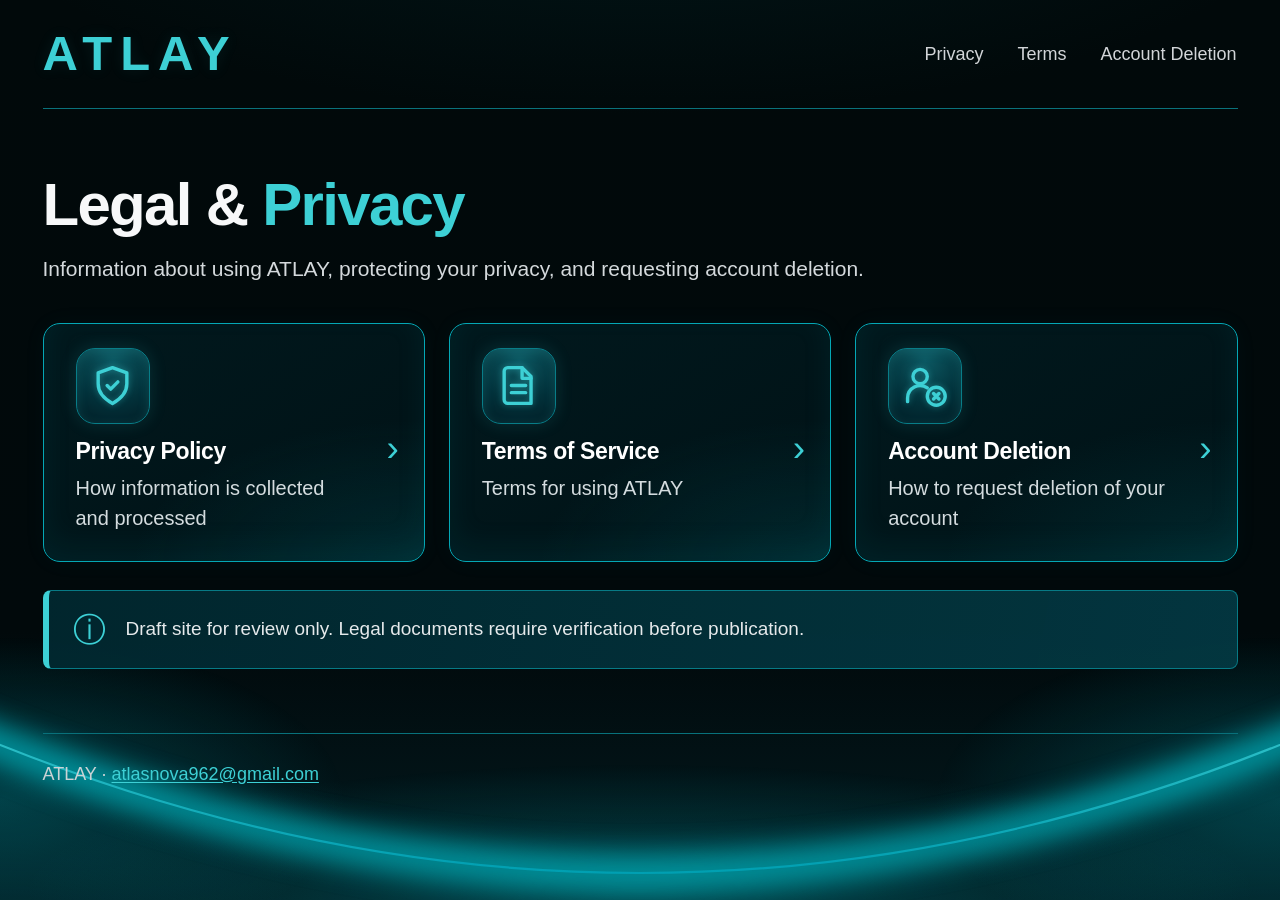
<file: index.html>
<!doctype html><html lang="en"><head><meta charset="utf-8"><meta name="viewport" content="width=device-width,initial-scale=1"><title>ATLAY | Legal</title><meta name="description" content="ATLAY legal information and account deletion requests"><link rel="stylesheet" href="style.css"></head><body><div class="wrap"><header><a class="brand" href="index.html">ATLAY</a><nav><a href="privacy.html">Privacy</a><a href="terms.html">Terms</a><a href="delete-account.html">Account Deletion</a></nav></header><main><h1>Legal &amp; <span class="highlight">Privacy</span></h1><p class="muted intro">Information about using ATLAY, protecting your privacy, and requesting account deletion.</p><div class="links"><a class="link-card" href="privacy.html"><span class="card-icon"><svg viewBox="0 0 24 24" aria-hidden="true"><path d="M12 2 20 5v6c0 5-3.5 8.5-8 11-4.5-2.5-8-6-8-11V5l8-3Z"/><path d="m9 12 2 2 4-4"/></svg></span><span class="card-title">Privacy Policy</span><span class="card-description">How information is collected and processed</span><span class="card-arrow" aria-hidden="true">›</span></a><a class="link-card" href="terms.html"><span class="card-icon"><svg viewBox="0 0 24 24" aria-hidden="true"><path d="M6 2h8l5 5v15H6a2 2 0 0 1-2-2V4a2 2 0 0 1 2-2Z"/><path d="M14 2v6h5M8 12h8M8 16h8"/></svg></span><span class="card-title">Terms of Service</span><span class="card-description">Terms for using ATLAY</span><span class="card-arrow" aria-hidden="true">›</span></a><a class="link-card" href="delete-account.html"><span class="card-icon"><svg viewBox="0 0 24 24" aria-hidden="true"><circle cx="9" cy="7" r="4"/><path d="M2 21v-2a7 7 0 0 1 11-5.7"/><circle cx="18" cy="18" r="5"/><path d="m16.5 16.5 3 3m0-3-3 3"/></svg></span><span class="card-title">Account Deletion</span><span class="card-description">How to request deletion of your account</span><span class="card-arrow" aria-hidden="true">›</span></a></div><p class="notice">Draft site for review only. Legal documents require verification before publication.</p></main><footer>ATLAY · <a href="mailto:atlasnova962@gmail.com">atlasnova962@gmail.com</a></footer></div></body></html>
</file>
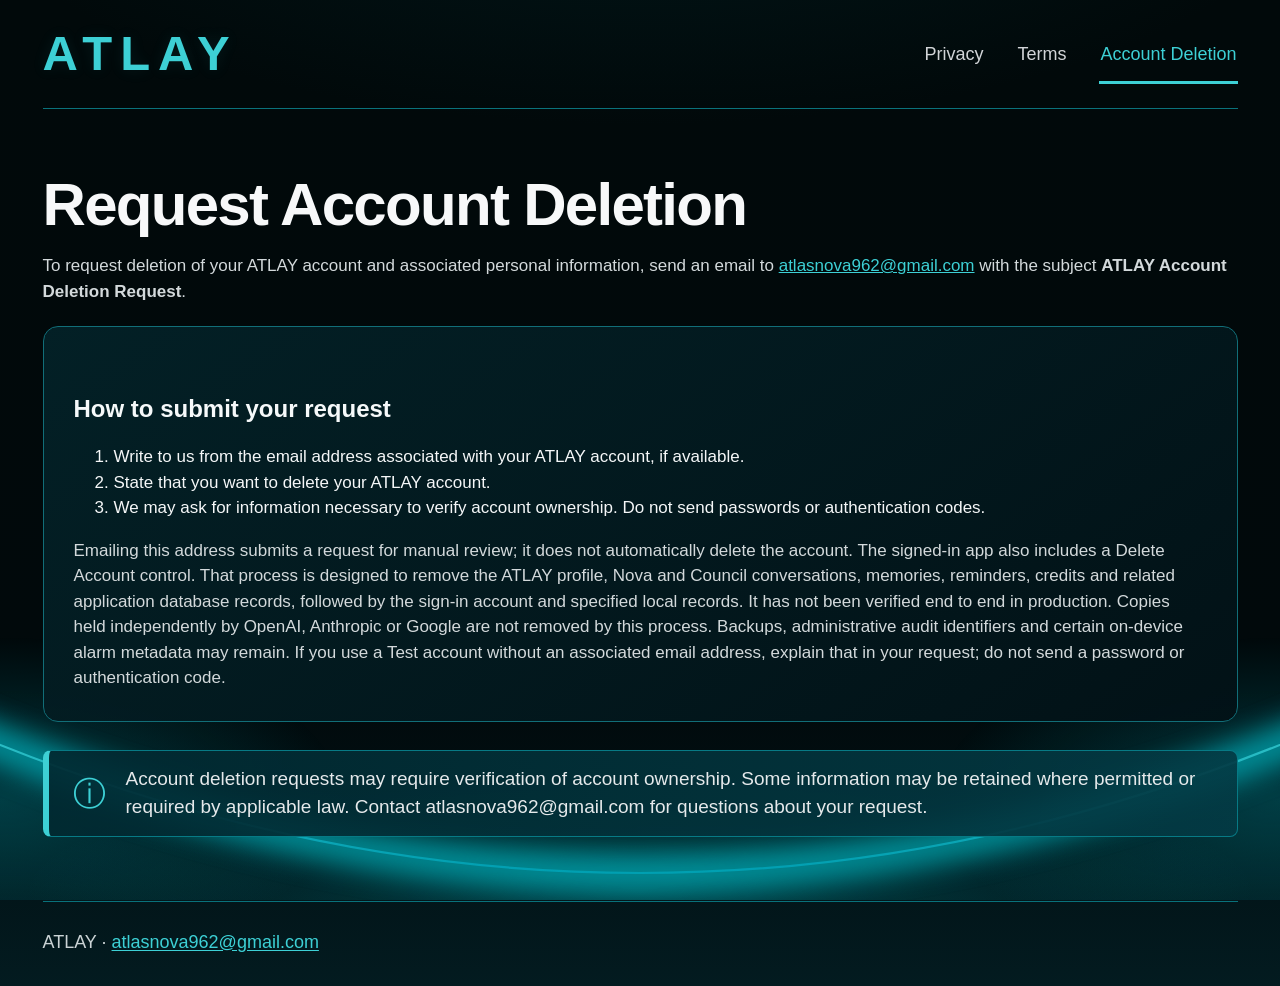
<file: delete-account.html>
<!DOCTYPE html>
<html lang="en"><head><meta charset="utf-8"/><meta content="width=device-width,initial-scale=1" name="viewport"/><title>Account Deletion | ATLAY</title><link href="style.css" rel="stylesheet"/></head><body><div class="wrap"><header><a class="brand" href="index.html">ATLAY</a><nav><a href="privacy.html">Privacy</a><a href="terms.html">Terms</a><a aria-current="page" href="delete-account.html">Account Deletion</a></nav></header><main><h1>Request Account Deletion</h1><p>To request deletion of your ATLAY account and associated personal information, send an email to <a href="mailto:atlasnova962@gmail.com?subject=ATLAY%20Account%20Deletion%20Request">atlasnova962@gmail.com</a> with the subject <strong>ATLAY Account Deletion Request</strong>.</p><div class="panel"><h2>How to submit your request</h2><ol><li>Write to us from the email address associated with your ATLAY account, if available.</li><li>State that you want to delete your ATLAY account.</li><li>We may ask for information necessary to verify account ownership. Do not send passwords or authentication codes.</li></ol><p>Emailing this address submits a request for manual review; it does not automatically delete the account. The signed-in app also includes a Delete Account control. That process is designed to remove the ATLAY profile, Nova and Council conversations, memories, reminders, credits and related application database records, followed by the sign-in account and specified local records. It has not been verified end to end in production. Copies held independently by OpenAI, Anthropic or Google are not removed by this process. Backups, administrative audit identifiers and certain on-device alarm metadata may remain. If you use a Test account without an associated email address, explain that in your request; do not send a password or authentication code.</p></div><p class="notice">Account deletion requests may require verification of account ownership. Some information may be retained where permitted or required by applicable law. Contact atlasnova962@gmail.com for questions about your request.</p></main><footer>ATLAY · <a href="mailto:atlasnova962@gmail.com">atlasnova962@gmail.com</a></footer></div></body></html>
</file>
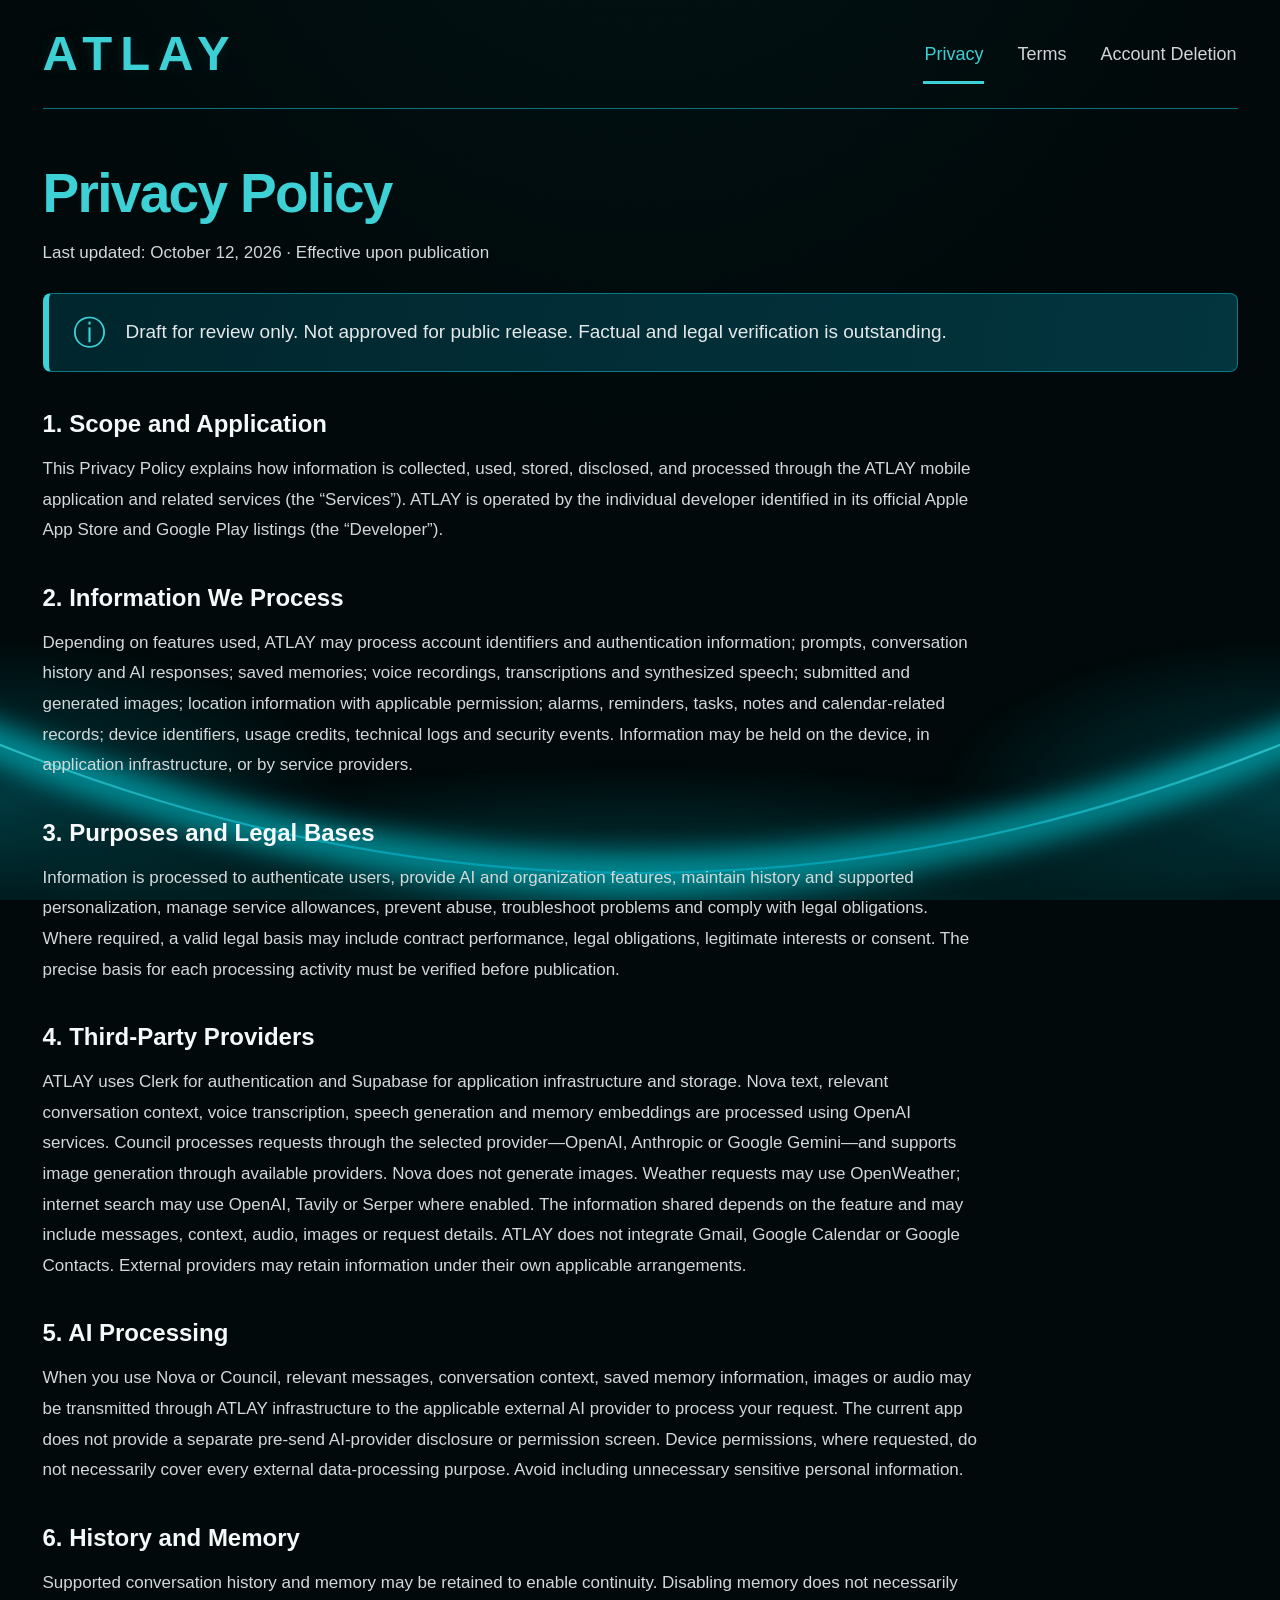
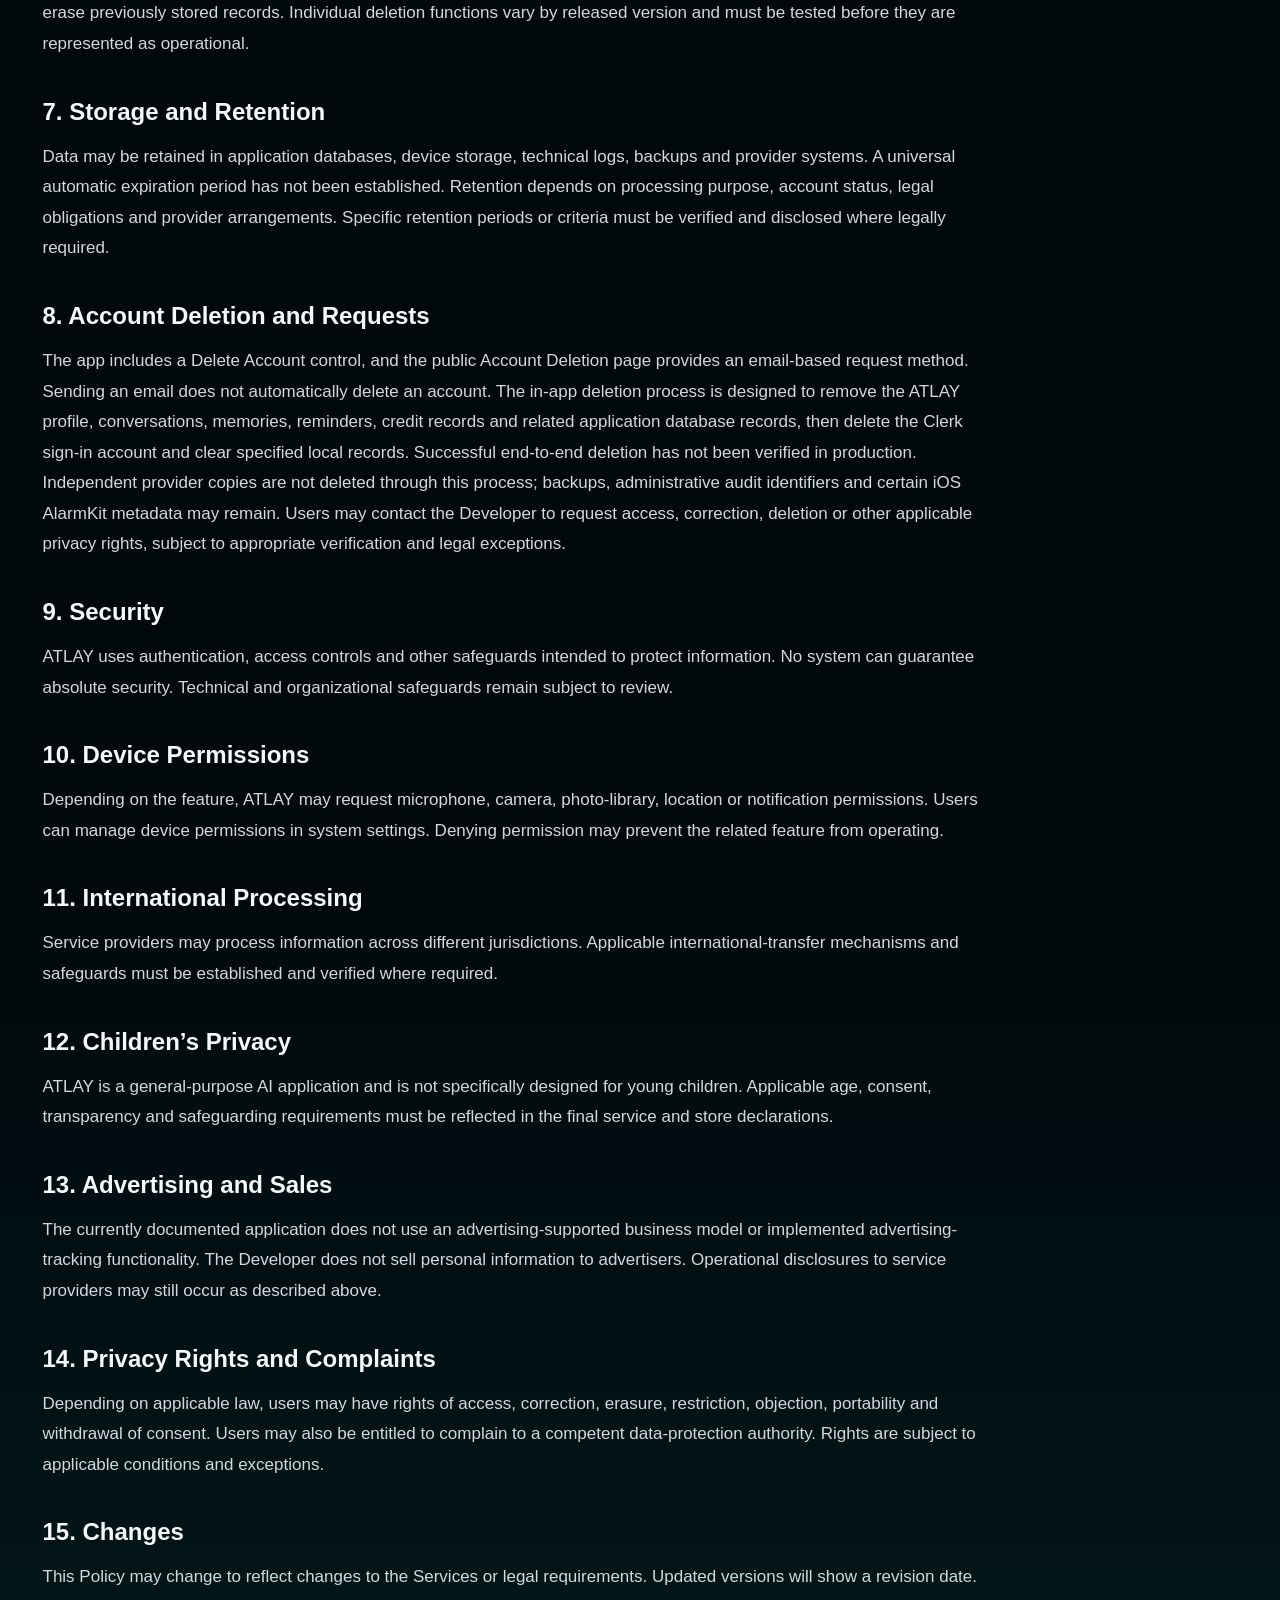
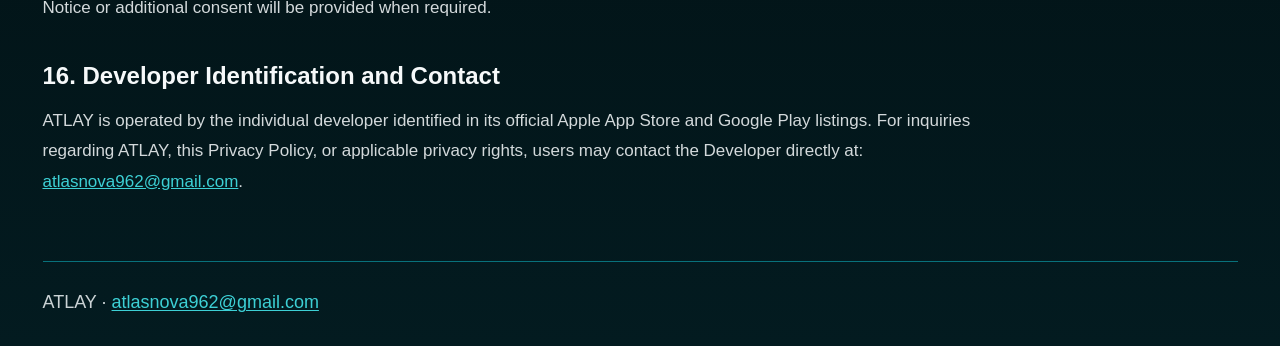
<file: privacy.html>
<!DOCTYPE html>

<html lang="en"><head><meta charset="utf-8"/><meta content="width=device-width,initial-scale=1" name="viewport"/><title>Privacy Policy | ATLAY</title><link href="style.css" rel="stylesheet"/></head><body><div class="wrap"><header><a class="brand" href="index.html">ATLAY</a><nav><a aria-current="page" href="privacy.html">Privacy</a><a href="terms.html">Terms</a><a href="delete-account.html">Account Deletion</a></nav></header><main><h1>Privacy Policy</h1><p class="muted">Last updated: October 12, 2026 · Effective upon publication</p><p class="notice">Draft for review only. Not approved for public release. Factual and legal verification is outstanding.</p><section><h2>1. Scope and Application</h2><p>This Privacy Policy explains how information is collected, used, stored, disclosed, and processed through the ATLAY mobile application and related services (the “Services”). ATLAY is operated by the individual developer identified in its official Apple App Store and Google Play listings (the “Developer”).</p></section><section><h2>2. Information We Process</h2><p>Depending on features used, ATLAY may process account identifiers and authentication information; prompts, conversation history and AI responses; saved memories; voice recordings, transcriptions and synthesized speech; submitted and generated images; location information with applicable permission; alarms, reminders, tasks, notes and calendar-related records; device identifiers, usage credits, technical logs and security events. Information may be held on the device, in application infrastructure, or by service providers.</p></section><section><h2>3. Purposes and Legal Bases</h2><p>Information is processed to authenticate users, provide AI and organization features, maintain history and supported personalization, manage service allowances, prevent abuse, troubleshoot problems and comply with legal obligations. Where required, a valid legal basis may include contract performance, legal obligations, legitimate interests or consent. The precise basis for each processing activity must be verified before publication.</p></section><section><h2>4. Third-Party Providers</h2><p>ATLAY uses Clerk for authentication and Supabase for application infrastructure and storage. Nova text, relevant conversation context, voice transcription, speech generation and memory embeddings are processed using OpenAI services. Council processes requests through the selected provider—OpenAI, Anthropic or Google Gemini—and supports image generation through available providers. Nova does not generate images. Weather requests may use OpenWeather; internet search may use OpenAI, Tavily or Serper where enabled. The information shared depends on the feature and may include messages, context, audio, images or request details. ATLAY does not integrate Gmail, Google Calendar or Google Contacts. External providers may retain information under their own applicable arrangements.</p></section><section><h2>5. AI Processing</h2><p>When you use Nova or Council, relevant messages, conversation context, saved memory information, images or audio may be transmitted through ATLAY infrastructure to the applicable external AI provider to process your request. The current app does not provide a separate pre-send AI-provider disclosure or permission screen. Device permissions, where requested, do not necessarily cover every external data-processing purpose. Avoid including unnecessary sensitive personal information.</p></section><section><h2>6. History and Memory</h2><p>Supported conversation history and memory may be retained to enable continuity. Disabling memory does not necessarily erase previously stored records. Individual deletion functions vary by released version and must be tested before they are represented as operational.</p></section><section><h2>7. Storage and Retention</h2><p>Data may be retained in application databases, device storage, technical logs, backups and provider systems. A universal automatic expiration period has not been established. Retention depends on processing purpose, account status, legal obligations and provider arrangements. Specific retention periods or criteria must be verified and disclosed where legally required.</p></section><section><h2>8. Account Deletion and Requests</h2><p>The app includes a Delete Account control, and the public Account Deletion page provides an email-based request method. Sending an email does not automatically delete an account. The in-app deletion process is designed to remove the ATLAY profile, conversations, memories, reminders, credit records and related application database records, then delete the Clerk sign-in account and clear specified local records. Successful end-to-end deletion has not been verified in production. Independent provider copies are not deleted through this process; backups, administrative audit identifiers and certain iOS AlarmKit metadata may remain. Users may contact the Developer to request access, correction, deletion or other applicable privacy rights, subject to appropriate verification and legal exceptions.</p></section><section><h2>9. Security</h2><p>ATLAY uses authentication, access controls and other safeguards intended to protect information. No system can guarantee absolute security. Technical and organizational safeguards remain subject to review.</p></section><section><h2>10. Device Permissions</h2><p>Depending on the feature, ATLAY may request microphone, camera, photo-library, location or notification permissions. Users can manage device permissions in system settings. Denying permission may prevent the related feature from operating.</p></section><section><h2>11. International Processing</h2><p>Service providers may process information across different jurisdictions. Applicable international-transfer mechanisms and safeguards must be established and verified where required.</p></section><section><h2>12. Children’s Privacy</h2><p>ATLAY is a general-purpose AI application and is not specifically designed for young children. Applicable age, consent, transparency and safeguarding requirements must be reflected in the final service and store declarations.</p></section><section><h2>13. Advertising and Sales</h2><p>The currently documented application does not use an advertising-supported business model or implemented advertising-tracking functionality. The Developer does not sell personal information to advertisers. Operational disclosures to service providers may still occur as described above.</p></section><section><h2>14. Privacy Rights and Complaints</h2><p>Depending on applicable law, users may have rights of access, correction, erasure, restriction, objection, portability and withdrawal of consent. Users may also be entitled to complain to a competent data-protection authority. Rights are subject to applicable conditions and exceptions.</p></section><section><h2>15. Changes</h2><p>This Policy may change to reflect changes to the Services or legal requirements. Updated versions will show a revision date. Notice or additional consent will be provided when required.</p></section><section><h2>16. Developer Identification and Contact</h2><p>ATLAY is operated by the individual developer identified in its official Apple App Store and Google Play listings. For inquiries regarding ATLAY, this Privacy Policy, or applicable privacy rights, users may contact the Developer directly at: <a href="mailto:atlasnova962@gmail.com">atlasnova962@gmail.com</a>.</p></section></main><footer>ATLAY · <a href="mailto:atlasnova962@gmail.com">atlasnova962@gmail.com</a></footer></div></body></html>
</file>
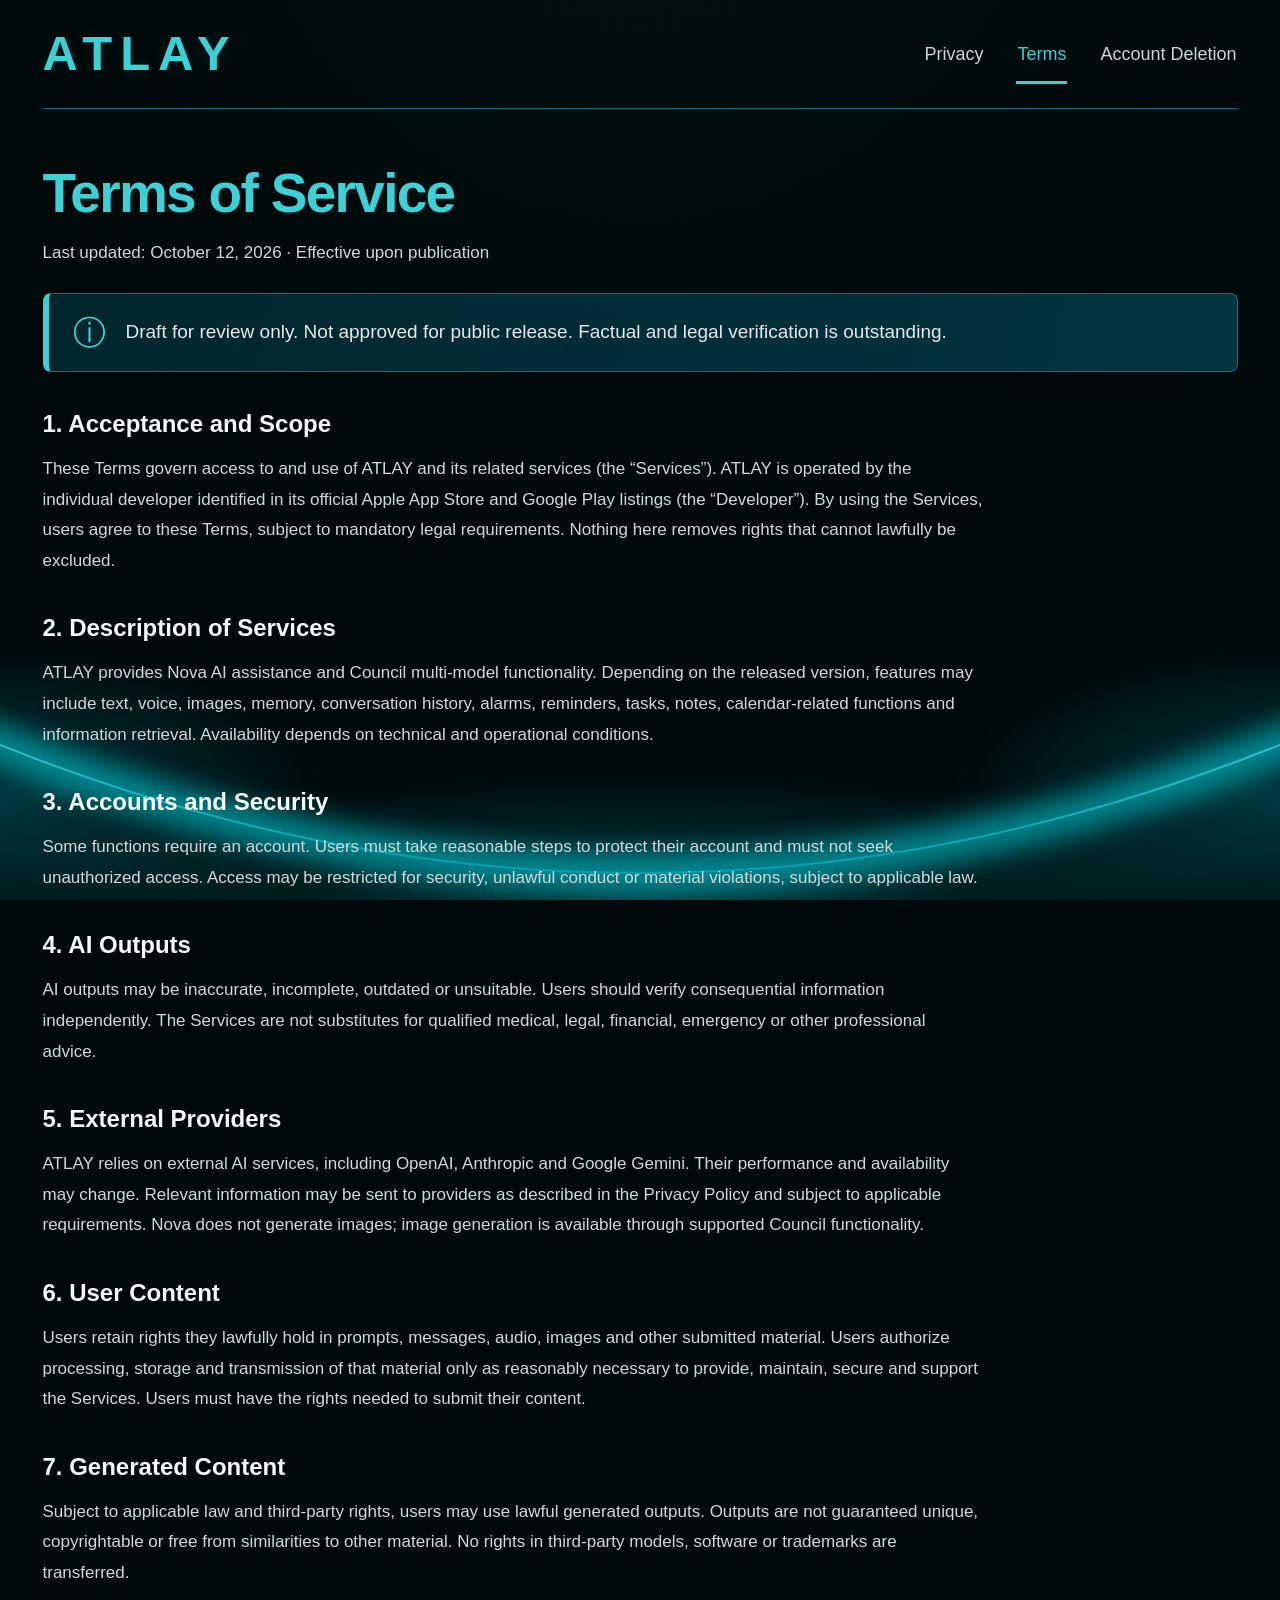
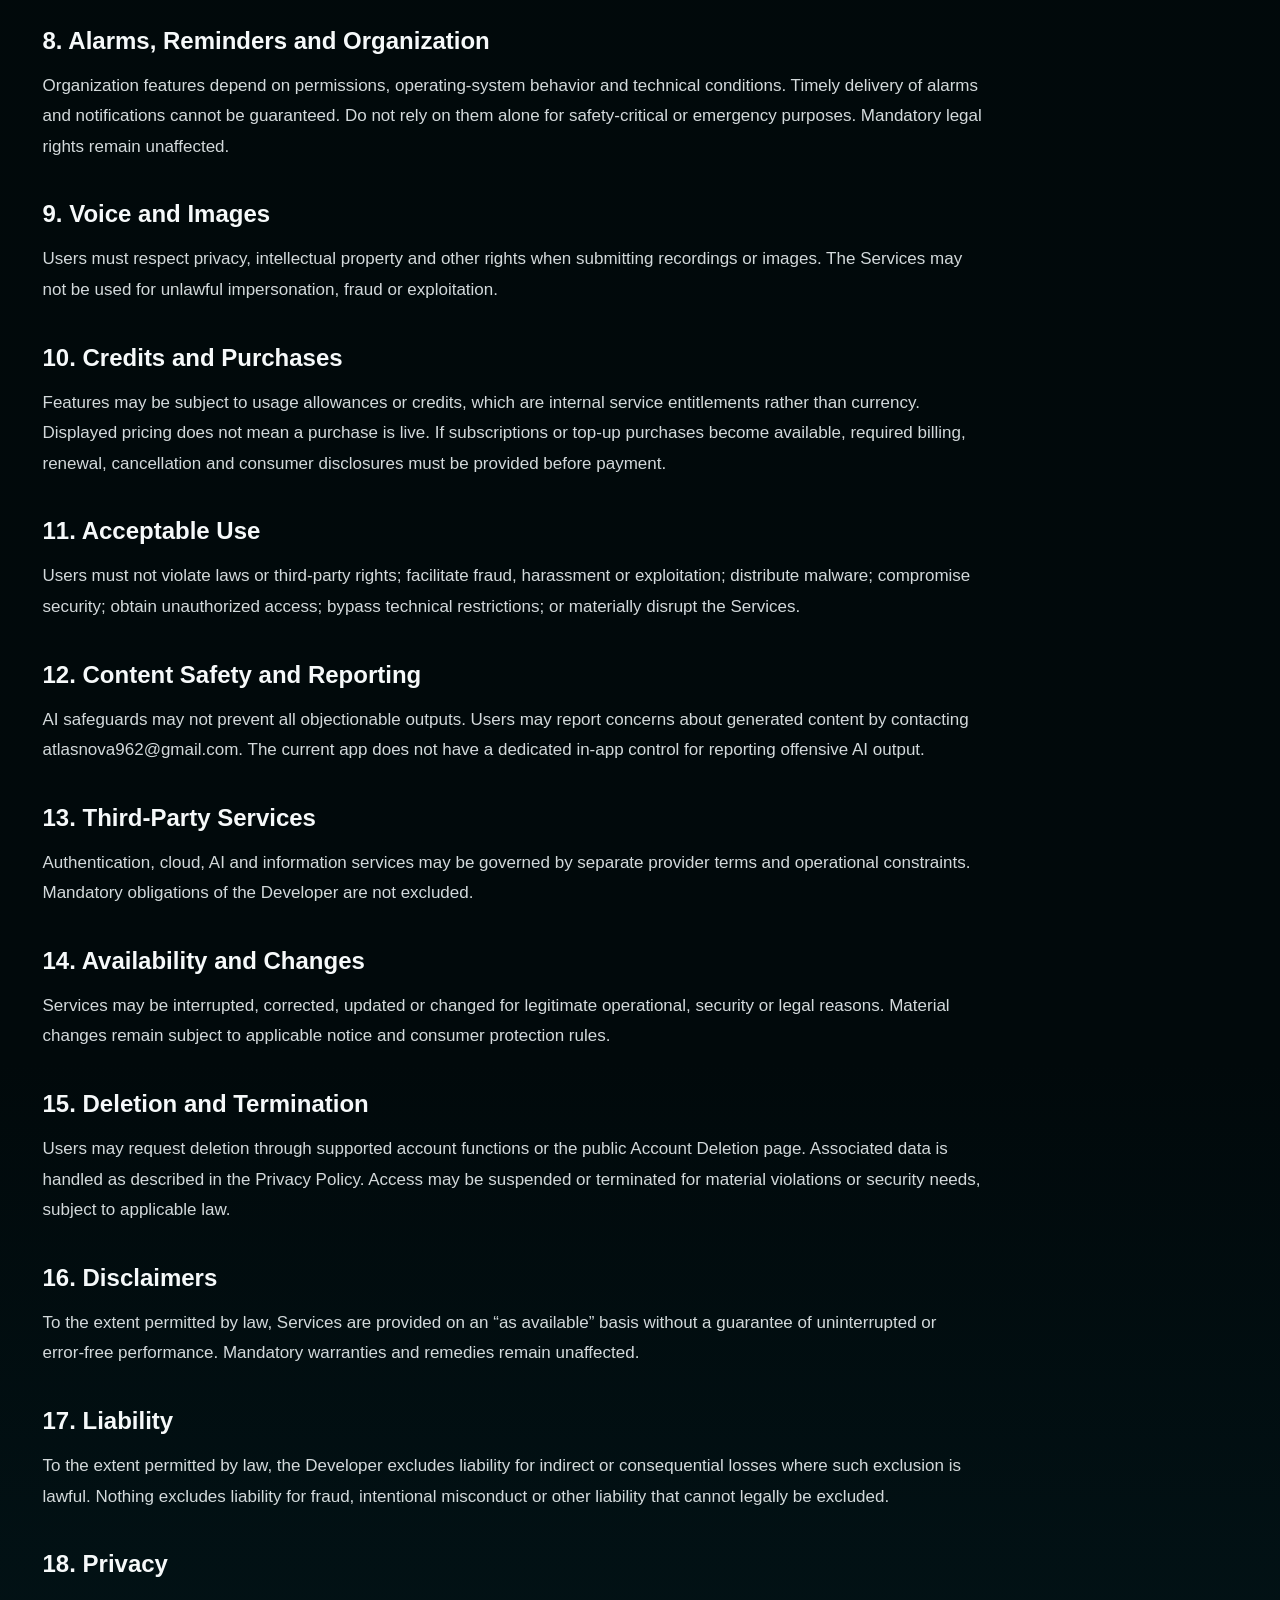
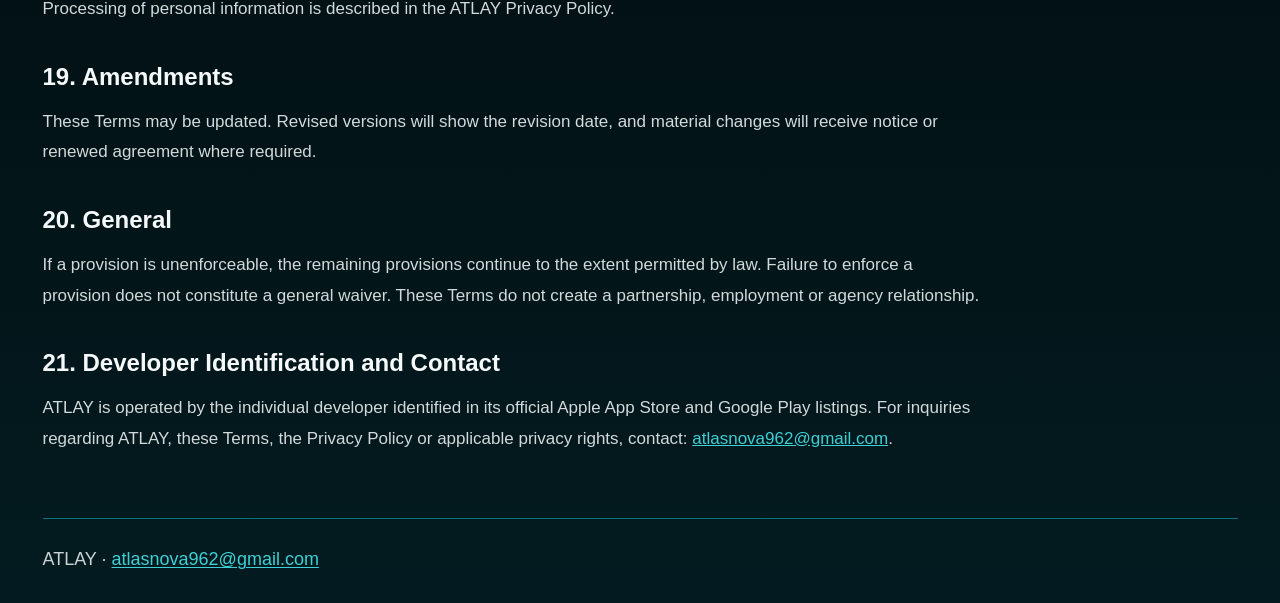
<file: terms.html>
<!DOCTYPE html>

<html lang="en"><head><meta charset="utf-8"/><meta content="width=device-width,initial-scale=1" name="viewport"/><title>Terms of Service | ATLAY</title><link href="style.css" rel="stylesheet"/></head><body><div class="wrap"><header><a class="brand" href="index.html">ATLAY</a><nav><a href="privacy.html">Privacy</a><a aria-current="page" href="terms.html">Terms</a><a href="delete-account.html">Account Deletion</a></nav></header><main><h1>Terms of Service</h1><p class="muted">Last updated: October 12, 2026 · Effective upon publication</p><p class="notice">Draft for review only. Not approved for public release. Factual and legal verification is outstanding.</p><section><h2>1. Acceptance and Scope</h2><p>These Terms govern access to and use of ATLAY and its related services (the “Services”). ATLAY is operated by the individual developer identified in its official Apple App Store and Google Play listings (the “Developer”). By using the Services, users agree to these Terms, subject to mandatory legal requirements. Nothing here removes rights that cannot lawfully be excluded.</p></section><section><h2>2. Description of Services</h2><p>ATLAY provides Nova AI assistance and Council multi-model functionality. Depending on the released version, features may include text, voice, images, memory, conversation history, alarms, reminders, tasks, notes, calendar-related functions and information retrieval. Availability depends on technical and operational conditions.</p></section><section><h2>3. Accounts and Security</h2><p>Some functions require an account. Users must take reasonable steps to protect their account and must not seek unauthorized access. Access may be restricted for security, unlawful conduct or material violations, subject to applicable law.</p></section><section><h2>4. AI Outputs</h2><p>AI outputs may be inaccurate, incomplete, outdated or unsuitable. Users should verify consequential information independently. The Services are not substitutes for qualified medical, legal, financial, emergency or other professional advice.</p></section><section><h2>5. External Providers</h2><p>ATLAY relies on external AI services, including OpenAI, Anthropic and Google Gemini. Their performance and availability may change. Relevant information may be sent to providers as described in the Privacy Policy and subject to applicable requirements. Nova does not generate images; image generation is available through supported Council functionality.</p></section><section><h2>6. User Content</h2><p>Users retain rights they lawfully hold in prompts, messages, audio, images and other submitted material. Users authorize processing, storage and transmission of that material only as reasonably necessary to provide, maintain, secure and support the Services. Users must have the rights needed to submit their content.</p></section><section><h2>7. Generated Content</h2><p>Subject to applicable law and third-party rights, users may use lawful generated outputs. Outputs are not guaranteed unique, copyrightable or free from similarities to other material. No rights in third-party models, software or trademarks are transferred.</p></section><section><h2>8. Alarms, Reminders and Organization</h2><p>Organization features depend on permissions, operating-system behavior and technical conditions. Timely delivery of alarms and notifications cannot be guaranteed. Do not rely on them alone for safety-critical or emergency purposes. Mandatory legal rights remain unaffected.</p></section><section><h2>9. Voice and Images</h2><p>Users must respect privacy, intellectual property and other rights when submitting recordings or images. The Services may not be used for unlawful impersonation, fraud or exploitation.</p></section><section><h2>10. Credits and Purchases</h2><p>Features may be subject to usage allowances or credits, which are internal service entitlements rather than currency. Displayed pricing does not mean a purchase is live. If subscriptions or top-up purchases become available, required billing, renewal, cancellation and consumer disclosures must be provided before payment.</p></section><section><h2>11. Acceptable Use</h2><p>Users must not violate laws or third-party rights; facilitate fraud, harassment or exploitation; distribute malware; compromise security; obtain unauthorized access; bypass technical restrictions; or materially disrupt the Services.</p></section><section><h2>12. Content Safety and Reporting</h2><p>AI safeguards may not prevent all objectionable outputs. Users may report concerns about generated content by contacting atlasnova962@gmail.com. The current app does not have a dedicated in-app control for reporting offensive AI output.</p></section><section><h2>13. Third-Party Services</h2><p>Authentication, cloud, AI and information services may be governed by separate provider terms and operational constraints. Mandatory obligations of the Developer are not excluded.</p></section><section><h2>14. Availability and Changes</h2><p>Services may be interrupted, corrected, updated or changed for legitimate operational, security or legal reasons. Material changes remain subject to applicable notice and consumer protection rules.</p></section><section><h2>15. Deletion and Termination</h2><p>Users may request deletion through supported account functions or the public Account Deletion page. Associated data is handled as described in the Privacy Policy. Access may be suspended or terminated for material violations or security needs, subject to applicable law.</p></section><section><h2>16. Disclaimers</h2><p>To the extent permitted by law, Services are provided on an “as available” basis without a guarantee of uninterrupted or error-free performance. Mandatory warranties and remedies remain unaffected.</p></section><section><h2>17. Liability</h2><p>To the extent permitted by law, the Developer excludes liability for indirect or consequential losses where such exclusion is lawful. Nothing excludes liability for fraud, intentional misconduct or other liability that cannot legally be excluded.</p></section><section><h2>18. Privacy</h2><p>Processing of personal information is described in the ATLAY Privacy Policy.</p></section><section><h2>19. Amendments</h2><p>These Terms may be updated. Revised versions will show the revision date, and material changes will receive notice or renewed agreement where required.</p></section><section><h2>20. General</h2><p>If a provision is unenforceable, the remaining provisions continue to the extent permitted by law. Failure to enforce a provision does not constitute a general waiver. These Terms do not create a partnership, employment or agency relationship.</p></section><section><h2>21. Developer Identification and Contact</h2><p>ATLAY is operated by the individual developer identified in its official Apple App Store and Google Play listings. For inquiries regarding ATLAY, these Terms, the Privacy Policy or applicable privacy rights, contact: <a href="mailto:atlasnova962@gmail.com">atlasnova962@gmail.com</a>.</p></section></main><footer>ATLAY · <a href="mailto:atlasnova962@gmail.com">atlasnova962@gmail.com</a></footer></div></body></html>
</file>
<file: style.css>
:root{color-scheme:dark;--cyan:#3DD0D5;--ink:#f5f7f8;--muted:#c7cfd1;--line:#087781}
*{box-sizing:border-box}
html{min-height:100%;background:#01090b}
body{margin:0;min-height:100vh;position:relative;isolation:isolate;overflow-x:hidden;color:var(--ink);font-family:Arial,Helvetica,sans-serif;font-size:17px;line-height:1.5;background:radial-gradient(ellipse 68% 33% at 50% -13%,rgba(3,62,70,.25),transparent 78%),linear-gradient(180deg,#01090a 0%,#01090b 70%,#031b20 100%)}
body::before{content:"";position:fixed;z-index:-1;pointer-events:none;inset:0;background:radial-gradient(ellipse 58% 17% at 50% 99%,rgba(0,214,224,.23),transparent 83%),radial-gradient(ellipse 31% 21% at 0% 89%,rgba(0,181,197,.28),transparent 87%),radial-gradient(ellipse 31% 21% at 100% 89%,rgba(0,181,197,.28),transparent 87%)}
body::after{content:"";position:fixed;z-index:-1;pointer-events:none;left:0;right:0;bottom:0;height:260px;background:url('horizon.svg') center bottom / 100% 260px no-repeat}
.wrap{width:min(1195px,calc(100% - 48px));margin:0 auto}
header{height:109px;display:flex;align-items:flex-start;justify-content:space-between;border-bottom:1px solid #0a727b;padding-top:29px;gap:20px}
a{color:var(--cyan)}
.brand{color:var(--cyan);font-size:49px;font-weight:700;letter-spacing:8px;line-height:1;text-decoration:none;text-shadow:0 0 15px rgba(61,208,213,.1)}
nav{display:flex;gap:32px;align-items:flex-start;padding-top:13px;white-space:nowrap}
nav a{font-size:18px;line-height:1.4;color:#d2d5d8;text-decoration:none;border-bottom:3px solid transparent;padding:0 1px 14px}
nav a:hover,nav a:focus-visible,nav a[aria-current="page"]{color:var(--cyan);border-bottom-color:var(--cyan)}
main{padding:62px 0 0}
h1{font-size:60px;font-weight:700;letter-spacing:-1.7px;line-height:1.12;margin:0 0 15px;color:#f7f8f9}
h1 .highlight{color:var(--cyan)}
p{color:#d3d9db;margin:0}
.intro{font-size:21px;line-height:1.5;color:#d4d9dc}
.links{display:grid;grid-template-columns:repeat(3,minmax(0,1fr));gap:24px;margin-top:38px}
.link-card{position:relative;display:flex;flex-direction:column;min-height:239px;padding:24px 32px;border:1px solid #04a7b5;border-radius:17px;text-decoration:none;color:#fff;background:radial-gradient(ellipse 85% 66% at 100% 100%,rgba(0,107,117,.25),transparent 90%),linear-gradient(150deg,rgba(1,26,31,.95),rgba(1,18,22,.98));box-shadow:inset 0 -14px 30px rgba(0,153,164,.09),0 0 25px rgba(0,167,177,.045);transition:transform .15s,box-shadow .15s}
.link-card:hover,.link-card:focus-visible{transform:translateY(-2px);box-shadow:0 0 24px rgba(61,208,213,.18)}
.card-icon{display:grid;place-items:center;width:74px;height:76px;border-radius:19px;border:1px solid #087d88;background:radial-gradient(circle at 50% 16%,#0c5862,#02313a 58%,#021c24);box-shadow:inset 0 3px 12px rgba(61,208,213,.2),0 0 17px rgba(61,208,213,.15);color:var(--cyan);margin-bottom:12px}
.card-icon svg{width:43px;height:43px;fill:none;stroke:currentColor;stroke-width:1.9;stroke-linecap:round;stroke-linejoin:round;filter:drop-shadow(0 0 3px rgba(61,208,213,.42))}
.card-title{font-size:23px;font-weight:700;letter-spacing:-.4px;line-height:1.35}
.link-card .card-description{font-size:20px;line-height:1.5;color:#d4dcdf;margin-top:6px;max-width:280px}
.card-arrow{position:absolute;right:25px;top:45%;font-size:37px;line-height:1;color:var(--cyan)}
.notice{position:relative;margin-top:28px;min-height:79px;display:flex;align-items:center;border:1px solid #077a85;border-left:6px solid var(--cyan);border-radius:8px;background:linear-gradient(100deg,rgba(1,41,49,.92),rgba(3,58,68,.91));padding:14px 24px;color:#e5e9eb;font-size:19px}
.notice::before{content:'ⓘ';font-size:33px;color:var(--cyan);margin-right:20px;line-height:1}
footer{margin-top:64px;padding:27px 0 30px;border-top:1px solid #08717b;font-size:18px;color:#cbd3d5}
footer a{text-underline-offset:2px}
/* Long-form legal pages share the design without the homepage's compact spacing. */
main:has(section){padding-top:54px}
main:has(section) h1{font-size:clamp(36px,5vw,55px);color:var(--cyan)}
section{max-width:940px}h2{font-size:24px;color:#f6f9fa;margin:34px 0 12px}section p,section li{line-height:1.8}section p{margin:0 0 14px}.panel{margin-top:22px;padding:30px;border:1px solid #116e78;border-radius:15px;background:linear-gradient(145deg,rgba(3,33,39,.97),rgba(2,18,23,.97))}
@media(min-width:900px) and (max-height:820px){header{height:91px;padding-top:23px}.brand{font-size:42px}main{padding-top:43px}h1{font-size:51px}.links{margin-top:25px}.link-card{min-height:203px;padding:19px 25px}.card-icon{width:62px;height:62px;margin-bottom:9px}.card-icon svg{width:37px;height:37px}.notice{margin-top:23px;min-height:65px}footer{margin-top:35px}}
@media(max-width:850px){.links{grid-template-columns:1fr;gap:16px}.link-card{min-height:160px;padding:20px 25px}.card-icon{width:57px;height:57px;margin-bottom:8px}.card-icon svg{width:33px;height:33px}.card-arrow{top:43%}footer{margin-top:40px}body::after{background-size:auto 230px}}
@media(max-width:600px){.wrap{width:calc(100% - 38px)}header{height:auto;min-height:116px;flex-direction:column;padding-top:20px;gap:16px}.brand{font-size:32px;letter-spacing:6px}nav{gap:19px;padding:0}nav a{font-size:14px;padding-bottom:9px}main{padding-top:38px}h1{font-size:clamp(36px,9vw,48px);letter-spacing:-1px}.intro{font-size:16px}.links{margin-top:28px}.card-title{font-size:21px}.link-card .card-description{font-size:16px}.notice{font-size:14px;padding:13px;min-height:65px}.notice::before{font-size:23px;margin-right:9px}footer{font-size:14px;margin-top:32px}}
</file>
